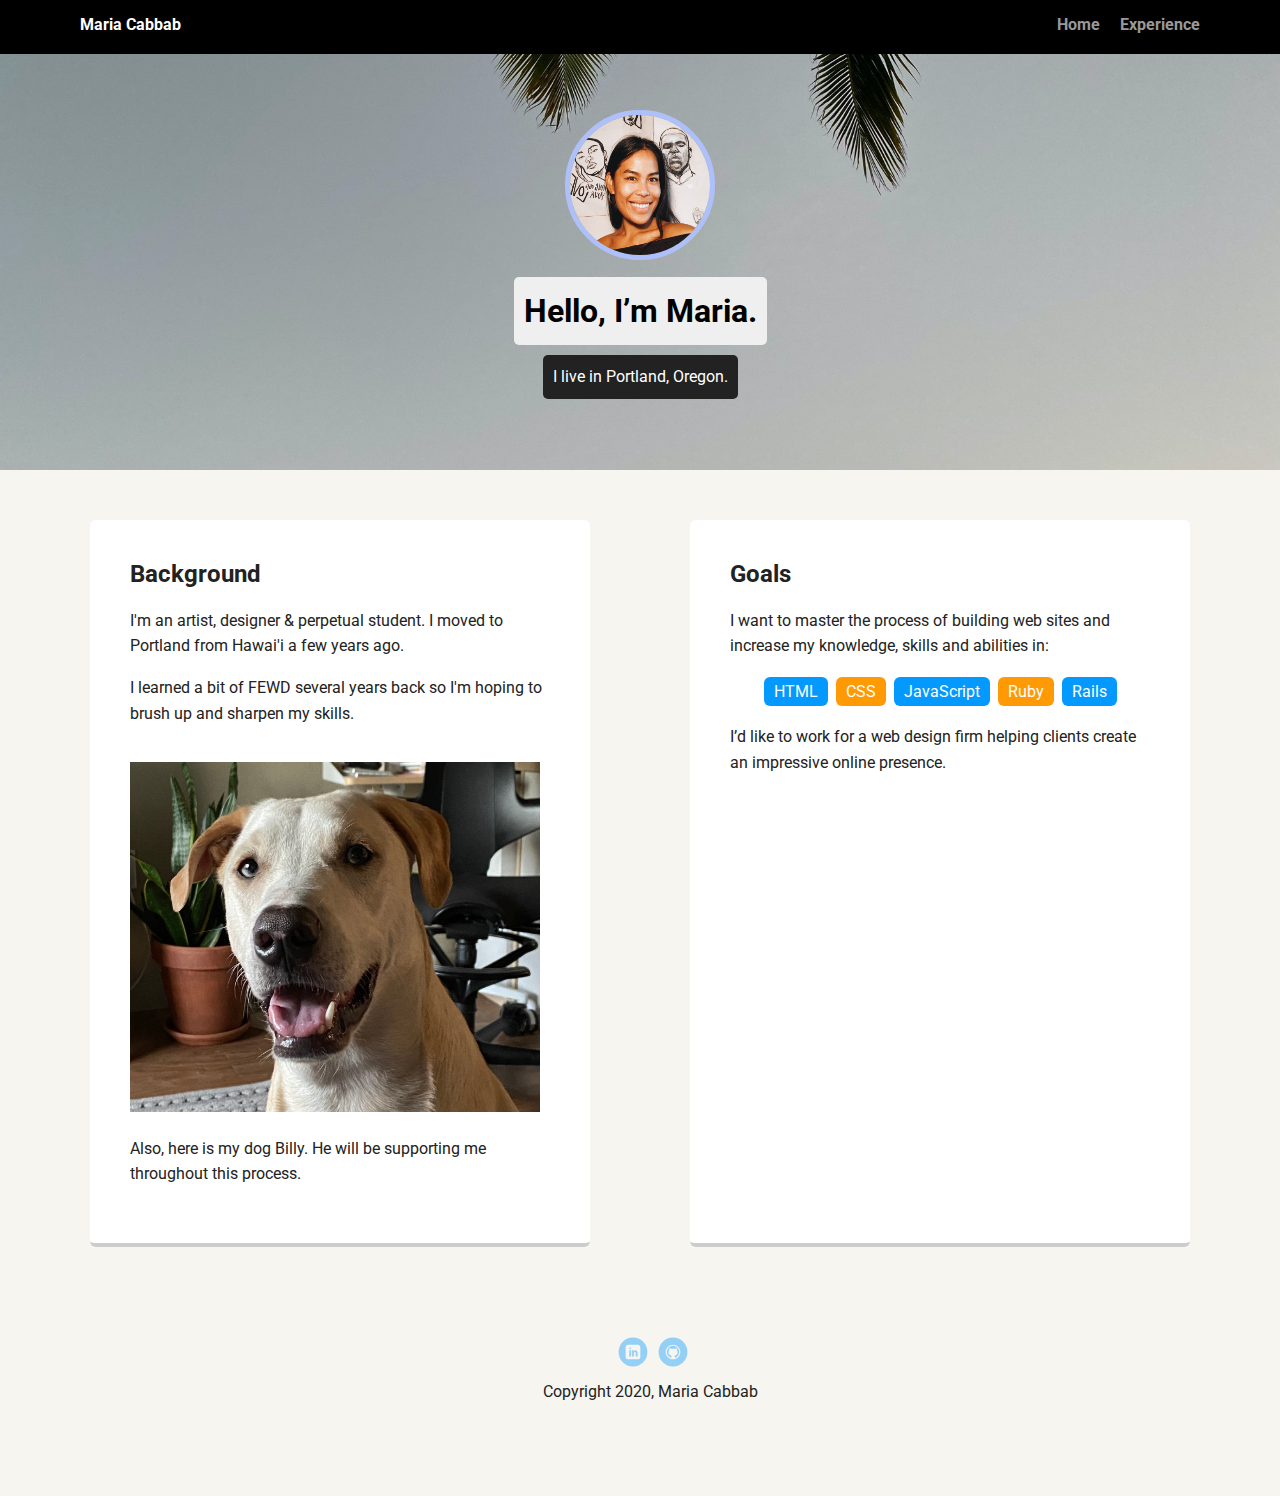
<file: index.html>
<!doctype html>
<html lang="en">
<head>
  <meta charset="utf-8">
  <title>Maria Cabbab's Profile</title>
  <meta name="viewport" content="width=device-width, initial-scale=1.0">
  <link rel="stylesheet" href="styles.css">
  <link href="https://fonts.googleapis.com/css?family=Muli%7CRoboto:400,300,500,700,900" rel="stylesheet"></head>
  <body>

    
    <div class="main-nav">
        <ul class="nav">
          <li class="name">Maria Cabbab</li>
          <li><a href="index.html">Home</a></li>
          <li><a href="experience.html">Experience</a></li>
        </ul>
    </div>

    <header>
      <img src="images/itme.jpg" alt="Image of Maria Cabbab" class="profile-image">
      <h1 class="tag name">Hello, I’m Maria.</h1>
      <p class="tag location">I live in Portland, Oregon.</p>
    </header>

    <main class="flex">
      <div class="card">
        <h2>Background</h2>
        <p>I'm an artist, designer &amp; perpetual student. I moved to Portland from Hawai'i a few years ago.</p>
        <p>I learned a bit of FEWD several years back so I'm hoping to brush up and sharpen my skills.</p>
        <p><img src="images/billy.jpg" alt="Billy the Dog" class="extra-img"></p>
        <p>Also, here is my dog Billy. He will be supporting me throughout this process.</p>
      </div> 

      <div class="card">
        <h2>Goals</h2>
        <p>I want to master the process of building web sites and increase my knowledge, skills and abilities in:</p>
        <ul class="skills">
          <li>HTML</li>
          <li>CSS</li>
          <li>JavaScript</li>
          <li>Ruby</li>
          <li>Rails</li>
        </ul>
        <p>I’d like to work for a web design firm helping clients create an impressive online presence.</p>
      </div>

    </main>
    <footer>
      <ul>
        <li><a href="https://www.linkedin.com/in/maregine" class="social linkedin">LinkedIn</a></li>
        <li><a href="https://github.com/maregine/Techdegree-FEWD-Project-01" class="social github">Github</a></li>
      </ul>
      <p class="copyright">Copyright 2020, Maria Cabbab</p>
    </footer>
  </body>
  </html>
</file>
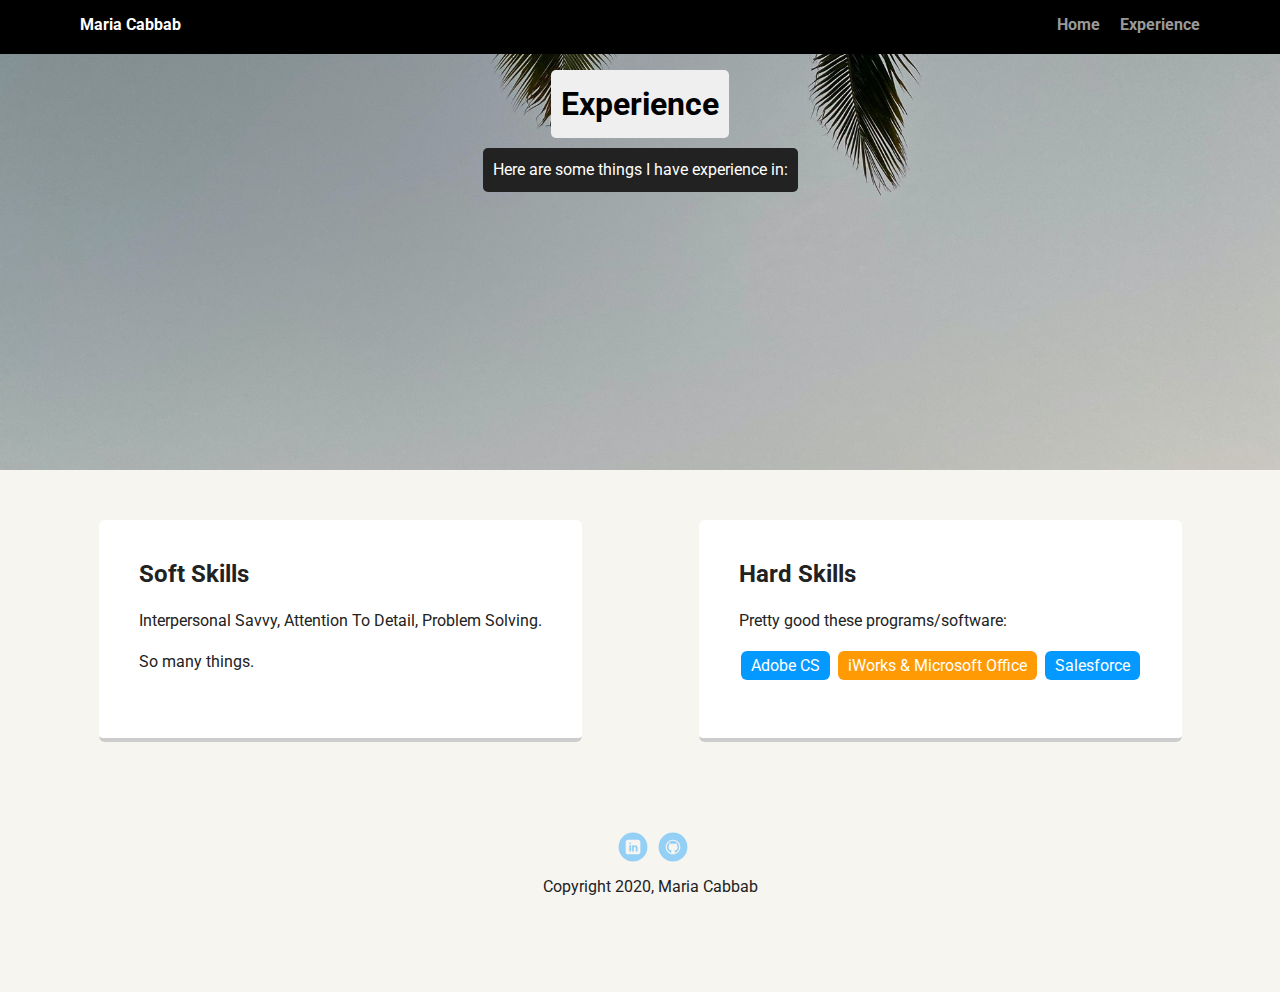
<file: experience.html>
<!doctype html>
<html lang="en">
<head>
  <meta charset="utf-8">
  <title>Maria Cabbab's Experience</title>
  <meta name="viewport" content="width=device-width, initial-scale=1.0">
  <link rel="stylesheet" href="styles.css">
  <link href="https://fonts.googleapis.com/css?family=Muli%7CRoboto:400,300,500,700,900" rel="stylesheet"></head>
  <body>

    <div class="main-nav">
        <ul class="nav">
          <li class="name">Maria Cabbab</li>
          <li><a href="index.html">Home</a></li>
          <li><a href="experience.html">Experience</a></li>
        </ul>
    </div>

    <header>
      <h1 class="tag name">Experience</h1>
      <p class="tag location">Here are some things I have experience in:</p>
    </header>

    <main class="flex">
      <div class="card">
        <h2>Soft Skills</h2>
        <p>Interpersonal Savvy, Attention To Detail, Problem Solving.</p>
        <p>So many things.</p>
      </div> 

      <div class="card">
        <h2>Hard Skills</h2>
        <p>Pretty good these programs/software:</p>
        <ul class="skills">
          <li>Adobe CS</li>
          <li>iWorks &amp; Microsoft Office</li>
          <li>Salesforce</li>
        </ul>
      </div> 

    </main>
    <footer>
      <ul>
        <li><a href="https://www.linkedin.com/in/maregine" class="social linkedin">LinkedIn</a></li>
        <li><a href="https://github.com/maregine/Techdegree-FEWD-Project-01" class="social github">Github</a></li>
      </ul>
      <p class="copyright">Copyright 2020, Maria Cabbab</p>
    </footer>
  </body>
  </html>
</file>
<file: styles.css>
/* Global Layout Set-up */
* { 
  box-sizing: border-box;
}
  
body {
  margin: 0;
  padding: 0;
  text-align: center;
  font-family: 'Roboto', sans-serif;
  color: #222;
  background: #f7f5f0;
}
/* Link Styles */

a {
  text-decoration: none;
  color: #999;
}
a:hover {
  color: #6633ff;
}

/* Section Styles */

.main-nav {
  width: 100%;
  background: black;
  min-height: 30px;
  padding: 10px;
  position: fixed;
  text-align: center;
}
.nav {
  display: flex;
  justify-content: space-around;
  font-weight: 700;
  list-style-type: none;
  margin: 0 auto;
  padding: 0;
}

.nav .name {
    display: block;
    margin-right: auto;
    color: white;
}
.nav li {
  padding: 5px 10px 10px 10px;
}
.nav a {
  transition: all .5s;
}
.nav a:hover {
  color: white
}

header {
  text-align: center;
  background: url('images/header-bg.jpg') no-repeat top center ;
  background-size: cover;
  overflow: hidden;
  padding-top: 60px;
}
header {
  line-height: 1.5;
}
header .experience-header {
  margin: 300px;
}
header .profile-image {
  margin-top: 50px;
  width: 150px;
  height: 150px;
  border-radius: 50%;
  border: 5px solid rgb(174, 192, 250);
  transition: all .5s;
}
header .profile-image:hover {
  transform: scale(1.2) rotate(5deg);
}
.extra-img {
  margin-top: 20px;
  width: 410px;
  height: 350px;
  transition: all .5s;
}
.tag {
  background-color: #efefef;
  color: black;
  padding: 10px;
  border-radius: 5px;
  display: table;
  margin: 10px auto;
} 
.location {
  background-color: #222;
  color: white;
}
.card {
  margin: 30px;
  padding: 20px 40px 40px;
  max-width: 500px;
  text-align: left;
  background: #fff;
  border-bottom: 4px solid #ccc;
  border-radius: 6px;
  transition: all .5s;
}
.card:hover {
  border-color: #ff99ff;
}

ul.skills {
  padding: 0;
  text-align: center;
}

.skills li {
  border-radius: 6px;
  display: inline-block;
  background: #ff9904;
  color: white;
  padding: 5px 10px;
  margin: 2px;
}

.skills li:nth-child(odd) {
  background: #0399ff;
}

footer {
  width: 100%;
  min-height: 30px;
  padding: 20px 0 40px 20px;
}

footer .copyright {
  top: -8px;
  font-size: .75em;
}

footer ul {
  list-style-type: none;
  margin: 0;
  padding: 0;
}

footer ul li {
  display: inline-block;
}

a.social {
  display: inline-block;
  text-indent: -9999px;
  margin-left: 5px;
  width: 30px;
  height: 30px;
  background-size: 30px 30px;
  opacity: .4;
  transition: all .5s;
}
a.twitter {
  background-image: url(images/twitter.svg);
}
a.linkedin {
  background-image: url(images/linkedin.svg);
}
a.github {
  background-image: url(images/github.svg);
}
a.social:hover {
  opacity: 1;
}
.clearfix {
  clear: both;
}

/* Styles for larger screens */
@media screen and (min-width: 720px) {
  
  .flex {
      display: -ms-flexbox;      /* TWEENER - IE 10 */
      display: flex; 
      max-width: 1200px;
      -ms-flex-pack: distribute;
      justify-content: space-around;
      margin: 0 auto;
  }

  header {
    min-height: 470px;
  }

  .nav {
    max-width: 1200px;
    padding: 0 30px;
  }


  main {
    padding-top: 20px;
  }

  main p {
    line-height: 1.6em;
  }

  footer {
    font-size: 1.3em;
    max-width: 1200px;
    margin: 40px auto;
  }

}
</file>
